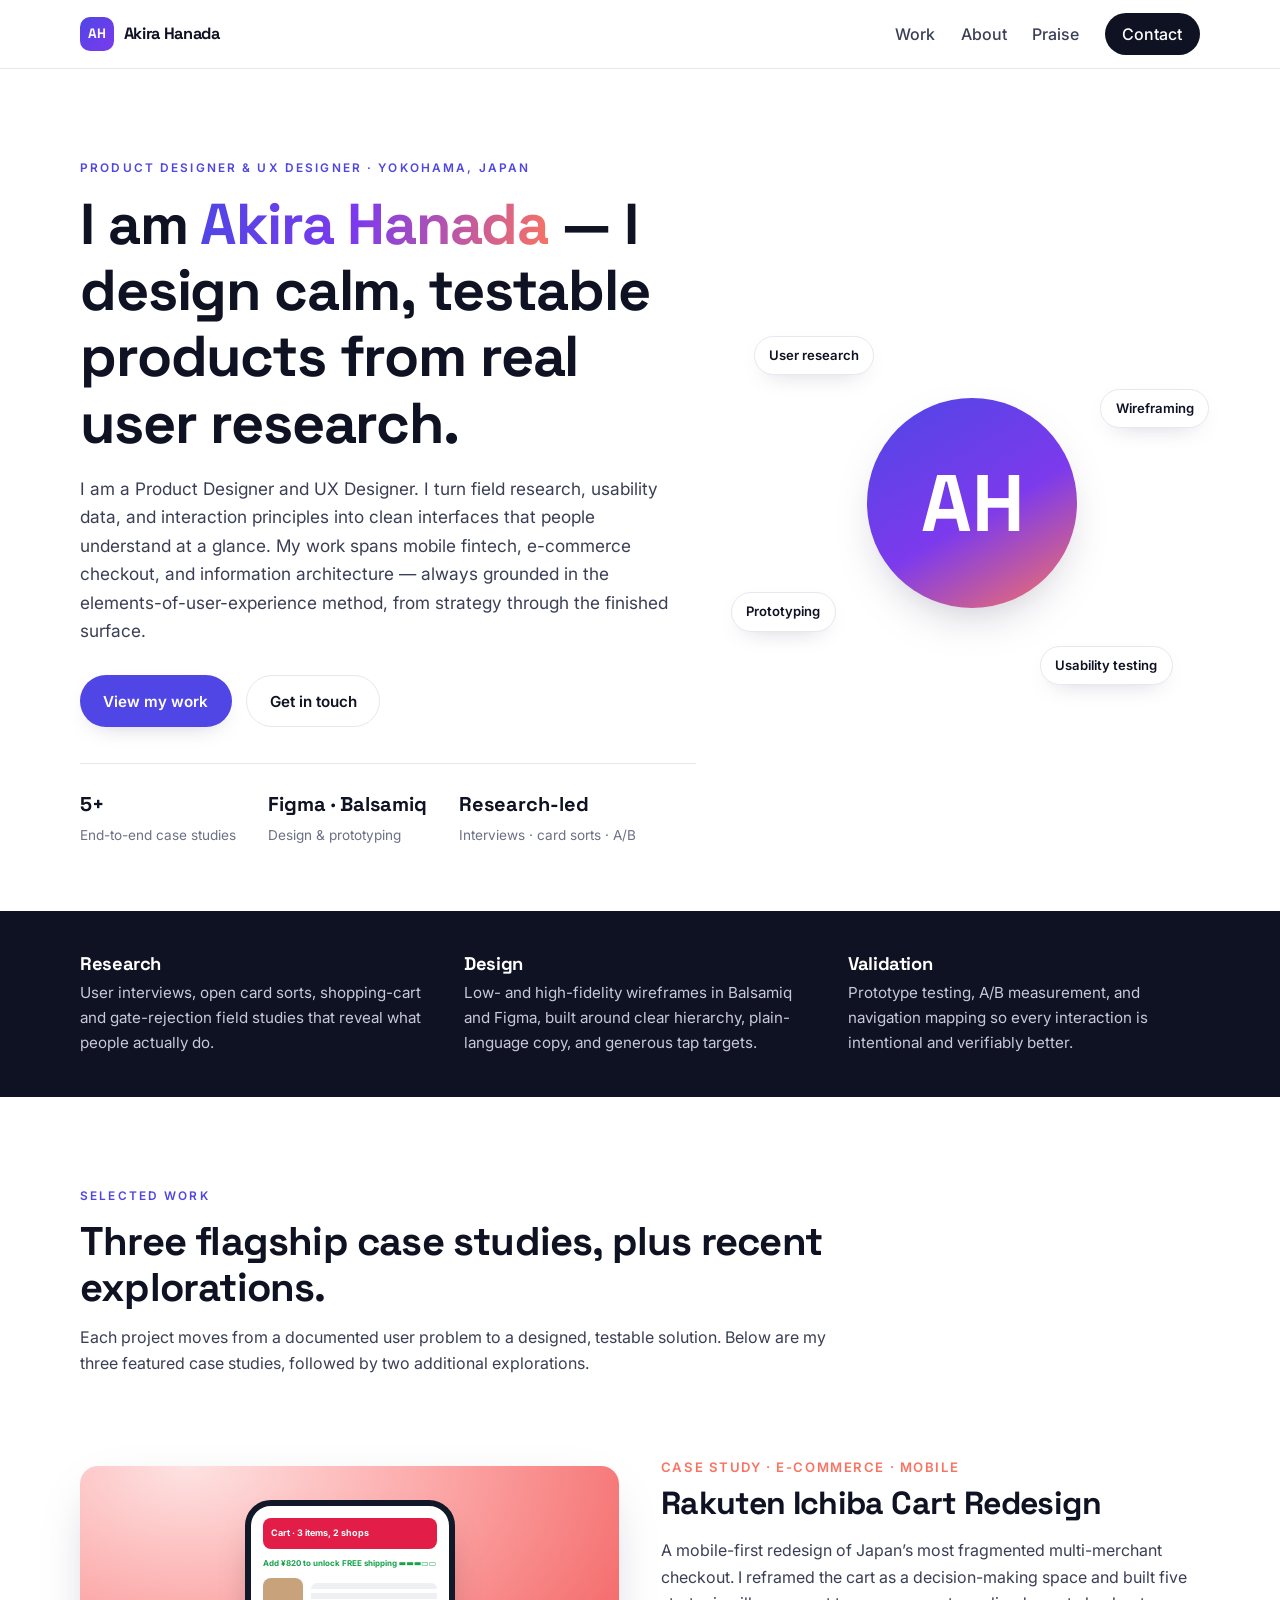
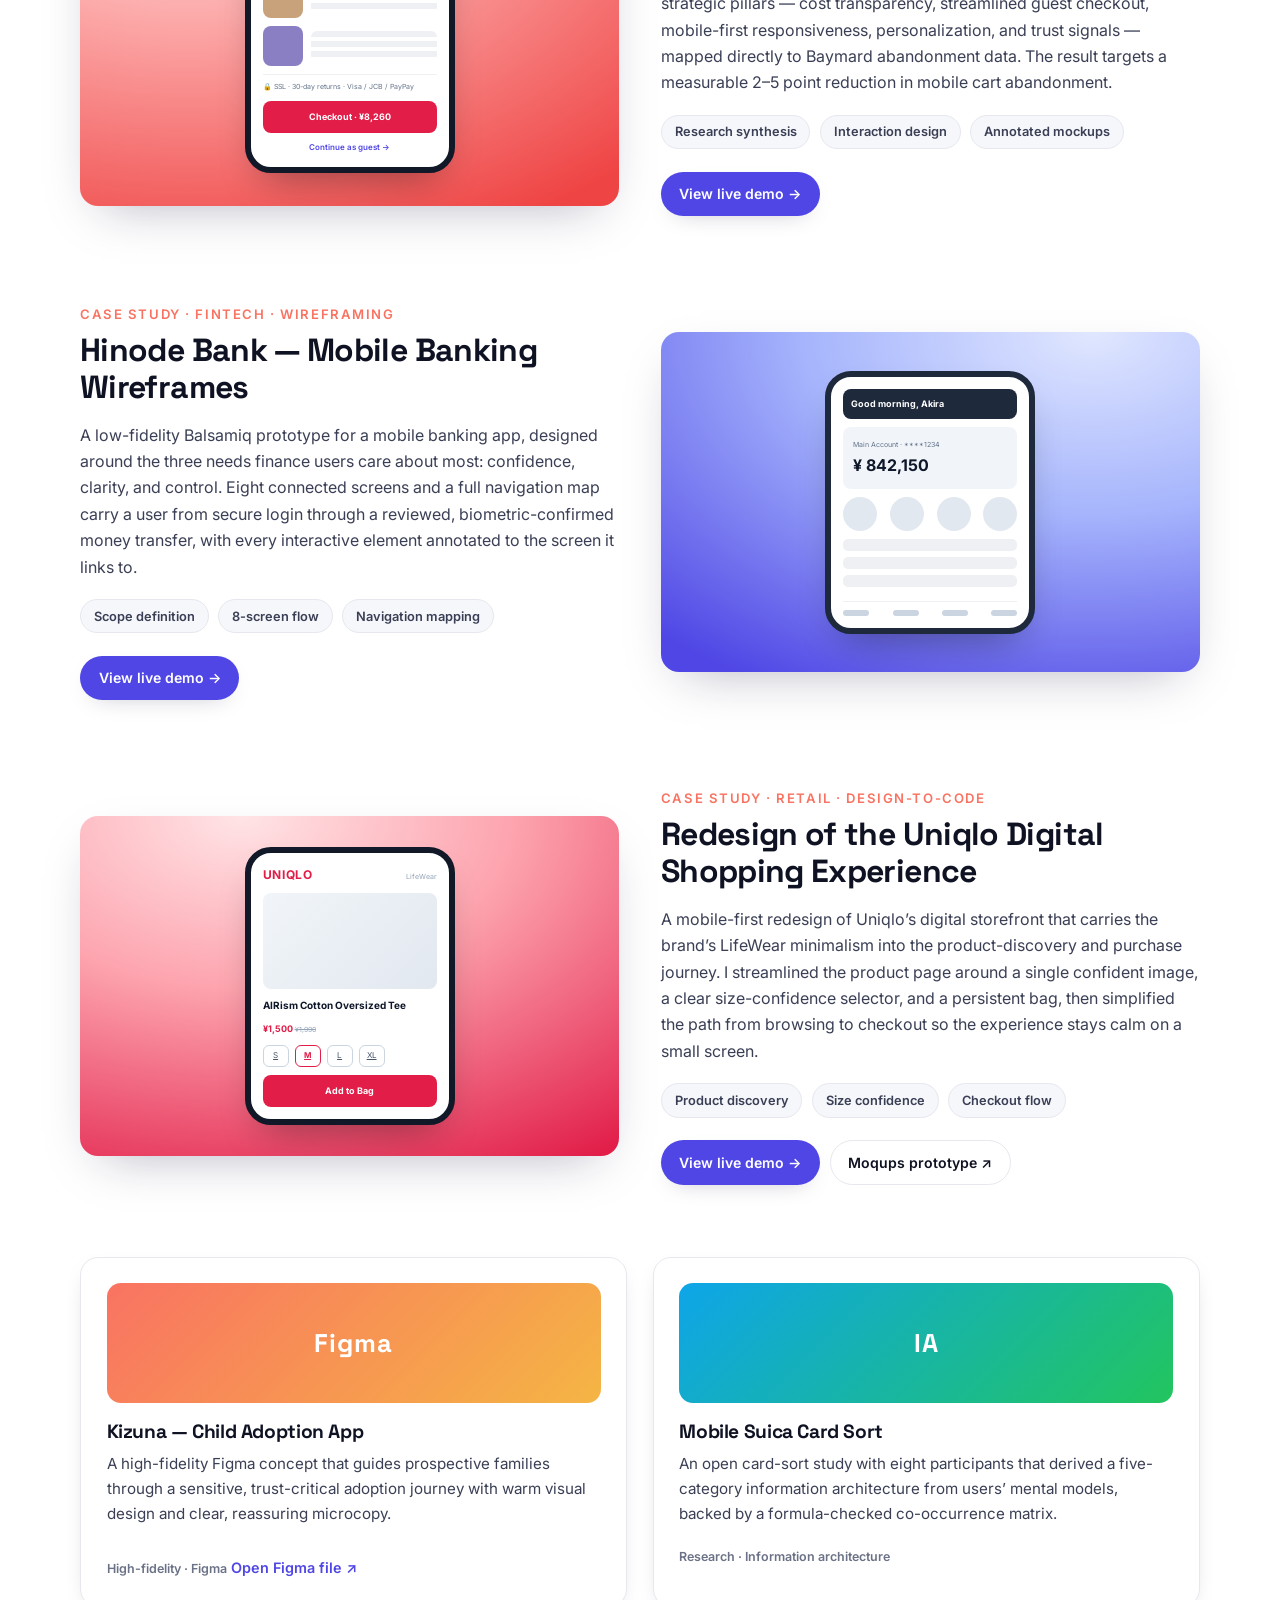
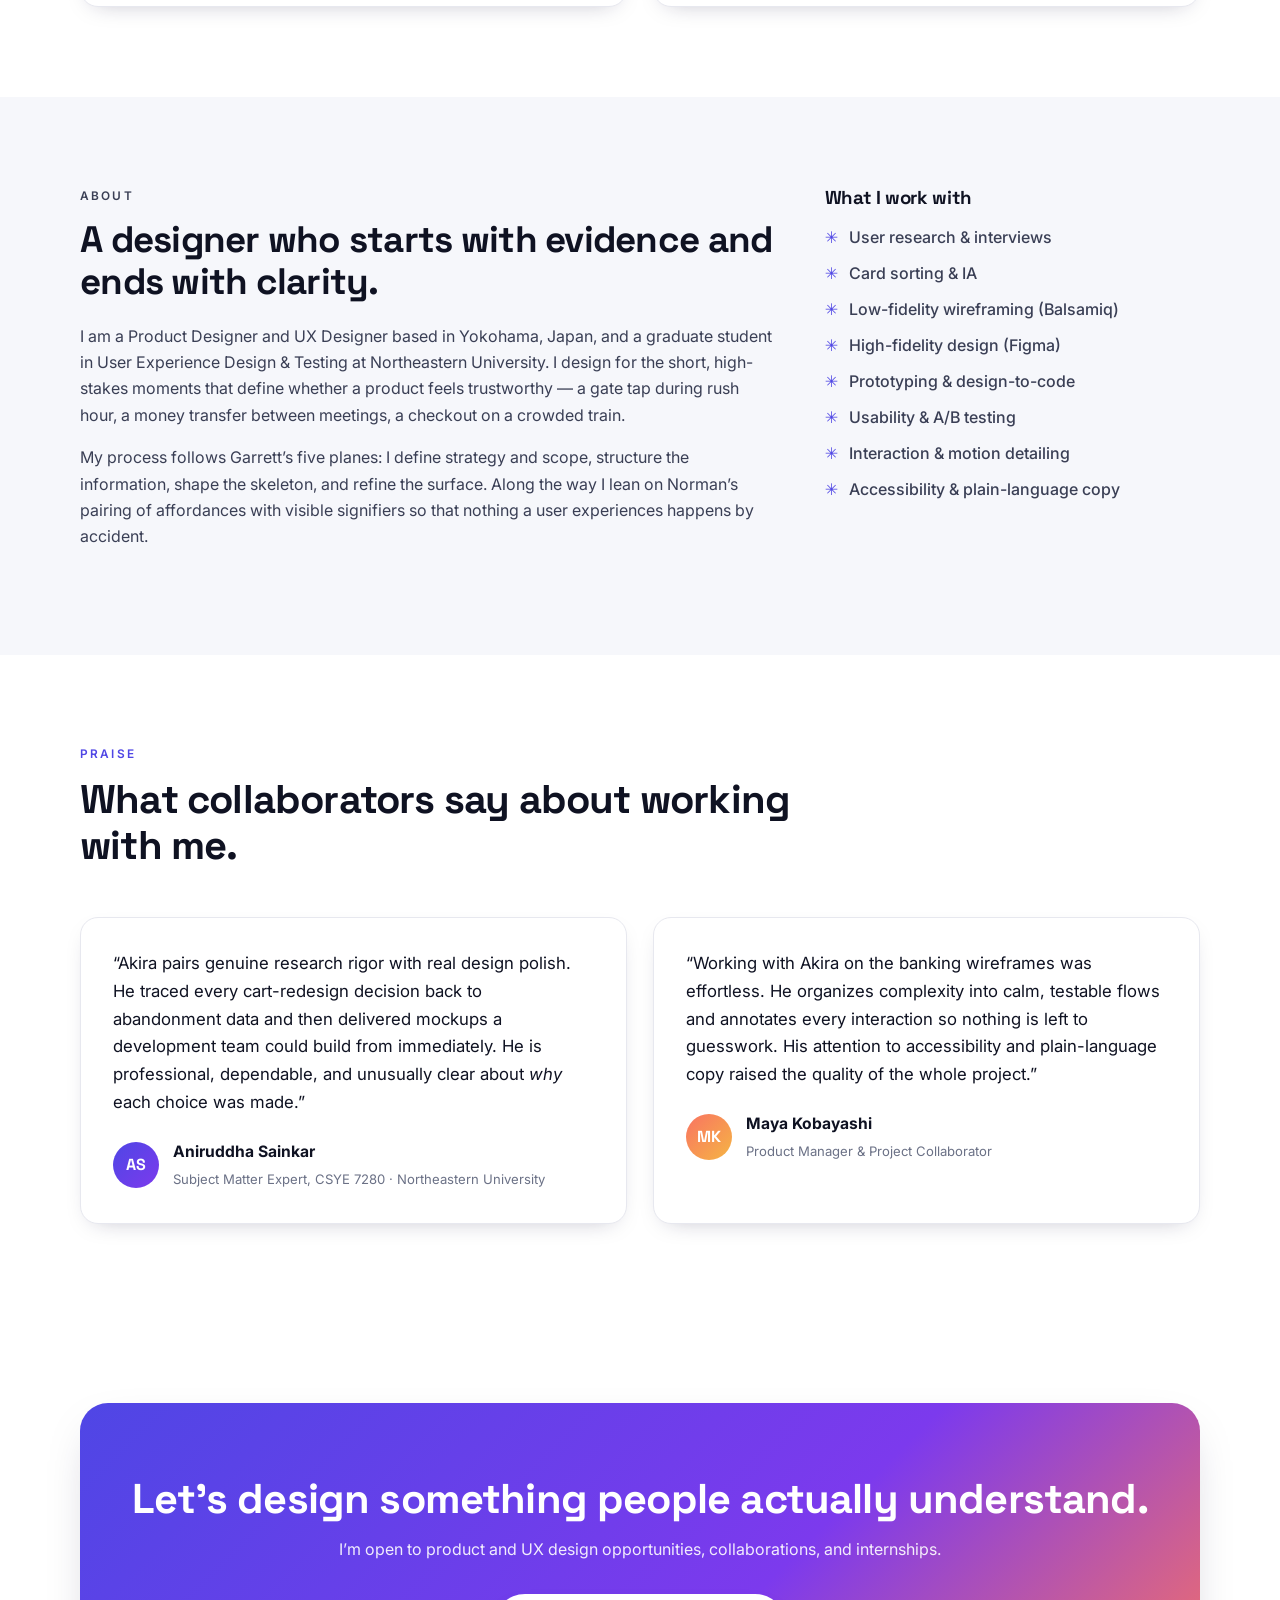
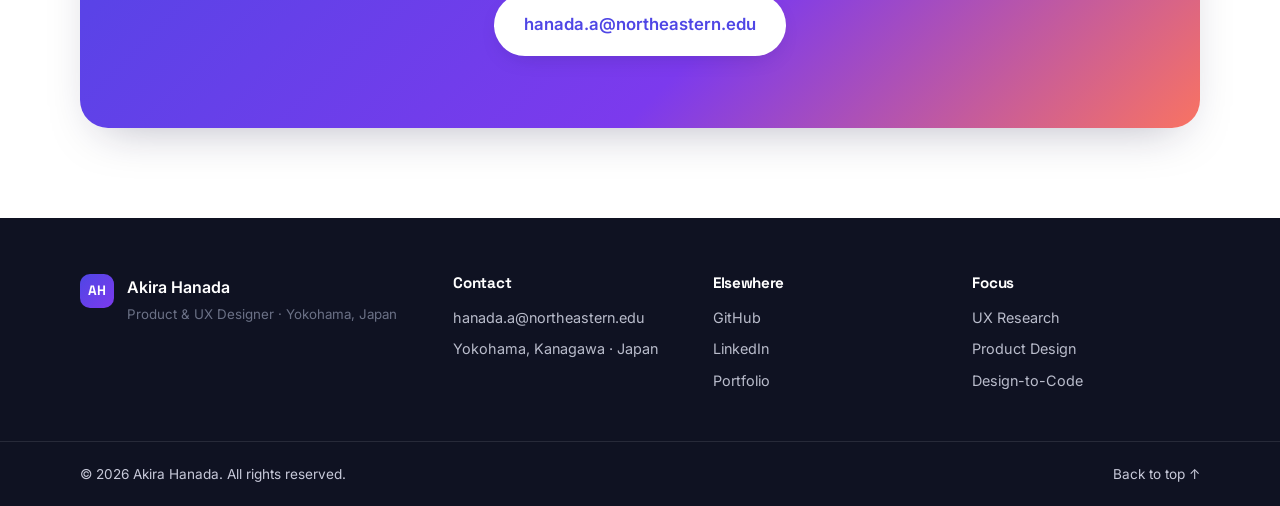
<file: index.html>
<!DOCTYPE html>
<html lang="en">
<head>
  <meta charset="UTF-8" />
  <meta name="viewport" content="width=device-width, initial-scale=1.0" />
  <title>Akira Hanada — Product &amp; UX Designer</title>
  <meta name="description" content="Akira Hanada is a Product Designer and UX Designer who turns research into clean, testable, human-centered interfaces for mobile and web products." />
  <meta name="author" content="Akira Hanada" />

  <!-- Open Graph -->
  <meta property="og:title" content="Akira Hanada — Product &amp; UX Designer" />
  <meta property="og:description" content="Product Designer and UX Designer specializing in research-driven mobile and web experiences." />
  <meta property="og:type" content="website" />
  <meta property="og:url" content="https://akirahanada.github.io/" />

  <!-- Favicon (inline SVG monogram) -->
  <link rel="icon" href="data:image/svg+xml,%3Csvg xmlns='http://www.w3.org/2000/svg' viewBox='0 0 100 100'%3E%3Crect width='100' height='100' rx='22' fill='%234f46e5'/%3E%3Ctext x='50' y='68' font-family='Arial' font-size='52' font-weight='700' fill='white' text-anchor='middle'%3EAH%3C/text%3E%3C/svg%3E" />

  <link rel="preconnect" href="https://fonts.googleapis.com" />
  <link rel="preconnect" href="https://fonts.gstatic.com" crossorigin />
  <link href="https://fonts.googleapis.com/css2?family=Inter:wght@400;500;600;700&family=Space+Grotesk:wght@500;600;700&display=swap" rel="stylesheet" />
  <link rel="stylesheet" href="styles.css" />
</head>
<body>
  <!-- ===== Navigation ===== -->
  <header class="nav" id="top">
    <div class="container nav__inner">
      <a href="#top" class="brand" aria-label="Akira Hanada home">
        <span class="brand__mark">AH</span>
        <span class="brand__name">Akira Hanada</span>
      </a>

      <button class="nav__toggle" id="navToggle" aria-label="Toggle navigation" aria-expanded="false">
        <span></span><span></span><span></span>
      </button>

      <nav class="nav__links" id="navLinks">
        <a href="#work">Work</a>
        <a href="#about">About</a>
        <a href="#praise">Praise</a>
        <a href="#contact" class="nav__cta">Contact</a>
      </nav>
    </div>
  </header>

  <main>
    <!-- ===== Hero / Introduction ===== -->
    <section class="hero">
      <div class="container hero__inner">
        <div class="hero__copy">
          <p class="eyebrow">Product Designer &amp; UX Designer · Yokohama, Japan</p>
          <h1 class="hero__title">
            I&nbsp;am <span class="grad">Akira&nbsp;Hanada</span> — I design
            calm, testable products from real user research.
          </h1>
          <p class="hero__lead">
            I am a Product Designer and UX Designer. I turn field research, usability
            data, and interaction principles into clean interfaces that people
            understand at a glance. My work spans mobile fintech, e-commerce
            checkout, and information architecture — always grounded in the
            elements-of-user-experience method, from strategy through the finished
            surface.
          </p>
          <div class="hero__actions">
            <a href="#work" class="btn btn--primary">View my work</a>
            <a href="#contact" class="btn btn--ghost">Get in touch</a>
          </div>
          <ul class="hero__stats">
            <li><strong>5+</strong><span>End-to-end case studies</span></li>
            <li><strong>Figma · Balsamiq</strong><span>Design &amp; prototyping</span></li>
            <li><strong>Research-led</strong><span>Interviews · card sorts · A/B</span></li>
          </ul>
        </div>

        <div class="hero__visual" aria-hidden="true">
          <div class="avatar">AH</div>
          <div class="chip chip--1">User research</div>
          <div class="chip chip--2">Wireframing</div>
          <div class="chip chip--3">Prototyping</div>
          <div class="chip chip--4">Usability testing</div>
        </div>
      </div>
    </section>

    <!-- ===== What I do ===== -->
    <section class="strip">
      <div class="container strip__inner">
        <div class="strip__item">
          <h3>Research</h3>
          <p>User interviews, open card sorts, shopping-cart and gate-rejection field studies that reveal what people actually do.</p>
        </div>
        <div class="strip__item">
          <h3>Design</h3>
          <p>Low- and high-fidelity wireframes in Balsamiq and Figma, built around clear hierarchy, plain-language copy, and generous tap targets.</p>
        </div>
        <div class="strip__item">
          <h3>Validation</h3>
          <p>Prototype testing, A/B measurement, and navigation mapping so every interaction is intentional and verifiably better.</p>
        </div>
      </div>
    </section>

    <!-- ===== Project Showcase ===== -->
    <section class="section" id="work">
      <div class="container">
        <header class="section__head">
          <p class="eyebrow">Selected work</p>
          <h2>Three flagship case studies, plus recent explorations.</h2>
          <p class="section__sub">
            Each project moves from a documented user problem to a designed,
            testable solution. Below are my three featured case studies, followed by
            two additional explorations.
          </p>
        </header>

        <!-- Featured project 1 -->
        <article class="project">
          <div class="project__media project__media--rakuten" aria-hidden="true">
            <div class="phone">
              <div class="phone__bar"><span>Cart · 3 items, 2 shops</span></div>
              <div class="phone__ship">Add ¥820 to unlock FREE shipping ▬▬▬▭▭</div>
              <div class="phone__row"><span class="thumb"></span><span class="lines"></span></div>
              <div class="phone__row"><span class="thumb thumb--b"></span><span class="lines"></span></div>
              <div class="phone__trust">🔒 SSL · 30-day returns · Visa / JCB / PayPay</div>
              <div class="phone__cta">Checkout · ¥8,260</div>
              <div class="phone__guest">Continue as guest →</div>
            </div>
          </div>
          <div class="project__body">
            <p class="project__tag">Case study · E-commerce · Mobile</p>
            <h3 class="project__title">Rakuten Ichiba Cart Redesign</h3>
            <p class="project__desc">
              A mobile-first redesign of Japan&rsquo;s most fragmented multi-merchant
              checkout. I reframed the cart as a decision-making space and built five
              strategic pillars — cost transparency, streamlined guest checkout,
              mobile-first responsiveness, personalization, and trust signals — mapped
              directly to Baymard abandonment data. The result targets a measurable
              2–5 point reduction in mobile cart abandonment.
            </p>
            <ul class="project__meta">
              <li>Research synthesis</li><li>Interaction design</li><li>Annotated mockups</li>
            </ul>
            <div class="project__links">
              <a href="rakuten-cart/" class="btn btn--primary btn--sm">View live demo →</a>
            </div>
          </div>
        </article>

        <!-- Featured project 2 -->
        <article class="project project--reverse">
          <div class="project__media project__media--hinode" aria-hidden="true">
            <div class="phone phone--bank">
              <div class="phone__bank-bar">Good morning, Akira</div>
              <div class="phone__balance"><small>Main Account · ****1234</small><b>¥ 842,150</b></div>
              <div class="phone__actions"><span></span><span></span><span></span><span></span></div>
              <div class="phone__list"><i></i><i></i><i></i></div>
              <div class="phone__nav"><u></u><u></u><u></u><u></u></div>
            </div>
          </div>
          <div class="project__body">
            <p class="project__tag">Case study · Fintech · Wireframing</p>
            <h3 class="project__title">Hinode Bank — Mobile Banking Wireframes</h3>
            <p class="project__desc">
              A low-fidelity Balsamiq prototype for a mobile banking app, designed
              around the three needs finance users care about most: confidence,
              clarity, and control. Eight connected screens and a full navigation map
              carry a user from secure login through a reviewed, biometric-confirmed
              money transfer, with every interactive element annotated to the screen
              it links to.
            </p>
            <ul class="project__meta">
              <li>Scope definition</li><li>8-screen flow</li><li>Navigation mapping</li>
            </ul>
            <div class="project__links">
              <a href="hinode-bank/" class="btn btn--primary btn--sm">View live demo →</a>
            </div>
          </div>
        </article>

        <!-- Featured project 3 -->
        <article class="project">
          <div class="project__media project__media--uniqlo" aria-hidden="true">
            <div class="phone phone--shop">
              <div class="phone__shop-bar"><b>UNIQLO</b><span>LifeWear</span></div>
              <div class="phone__hero"></div>
              <div class="phone__pname">AIRism Cotton Oversized Tee</div>
              <div class="phone__price">¥1,500 <s>¥1,990</s></div>
              <div class="phone__sizes"><u>S</u><u class="on">M</u><u>L</u><u>XL</u></div>
              <div class="phone__addcart">Add to Bag</div>
            </div>
          </div>
          <div class="project__body">
            <p class="project__tag">Case study · Retail · Design-to-Code</p>
            <h3 class="project__title">Redesign of the Uniqlo Digital Shopping Experience</h3>
            <p class="project__desc">
              A mobile-first redesign of Uniqlo&rsquo;s digital storefront that carries the
              brand&rsquo;s LifeWear minimalism into the product-discovery and purchase
              journey. I streamlined the product page around a single confident image,
              a clear size-confidence selector, and a persistent bag, then simplified the
              path from browsing to checkout so the experience stays calm on a small screen.
            </p>
            <ul class="project__meta">
              <li>Product discovery</li><li>Size confidence</li><li>Checkout flow</li>
            </ul>
            <div class="project__links">
              <a href="uniqlo/" class="btn btn--primary btn--sm">View live demo →</a>
              <a href="https://app.moqups.com/qISfQZ2JssPdmP2m6q9OVfwlMG4EX3Om/view/page/ad64222d5" target="_blank" rel="noopener" class="btn btn--ghost btn--sm">Moqups prototype ↗</a>
            </div>
          </div>
        </article>

        <!-- Additional explorations -->
        <div class="cards">
          <article class="card">
            <div class="card__art card__art--figma" aria-hidden="true">Figma</div>
            <h3>Kizuna — Child Adoption App</h3>
            <p>
              A high-fidelity Figma concept that guides prospective families through a
              sensitive, trust-critical adoption journey with warm visual design and
              clear, reassuring microcopy.
            </p>
            <span class="card__tag">High-fidelity · Figma</span>            <a href="https://www.figma.com/design/eRHrj6UKkeahM0CeZkoTVk/Untitled?node-id=0-1&amp;t=56pMF4GGDyT8dt07-1" target="_blank" rel="noopener" class="card__link">Open Figma file ↗</a>          </article>

          <article class="card">
            <div class="card__art card__art--sort" aria-hidden="true">IA</div>
            <h3>Mobile Suica Card Sort</h3>
            <p>
              An open card-sort study with eight participants that derived a
              five-category information architecture from users&rsquo; mental models,
              backed by a formula-checked co-occurrence matrix.
            </p>
            <span class="card__tag">Research · Information architecture</span>
          </article>
        </div>
      </div>
    </section>

    <!-- ===== About ===== -->
    <section class="section section--muted" id="about">
      <div class="container about">
        <div class="about__copy">
          <p class="eyebrow">About</p>
          <h2>A designer who starts with evidence and ends with clarity.</h2>
          <p>
            I am a Product Designer and UX Designer based in Yokohama, Japan, and a
            graduate student in User Experience Design &amp; Testing at Northeastern
            University. I design for the short, high-stakes moments that define whether
            a product feels trustworthy — a gate tap during rush hour, a money transfer
            between meetings, a checkout on a crowded train.
          </p>
          <p>
            My process follows Garrett&rsquo;s five planes: I define strategy and scope,
            structure the information, shape the skeleton, and refine the surface. Along
            the way I lean on Norman&rsquo;s pairing of affordances with visible
            signifiers so that nothing a user experiences happens by accident.
          </p>
        </div>
        <div class="about__skills">
          <h3>What I work with</h3>
          <ul class="skills">
            <li>User research &amp; interviews</li>
            <li>Card sorting &amp; IA</li>
            <li>Low-fidelity wireframing (Balsamiq)</li>
            <li>High-fidelity design (Figma)</li>
            <li>Prototyping &amp; design-to-code</li>
            <li>Usability &amp; A/B testing</li>
            <li>Interaction &amp; motion detailing</li>
            <li>Accessibility &amp; plain-language copy</li>
          </ul>
        </div>
      </div>
    </section>

    <!-- ===== Testimonials ===== -->
    <section class="section" id="praise">
      <div class="container">
        <header class="section__head">
          <p class="eyebrow">Praise</p>
          <h2>What collaborators say about working with me.</h2>
        </header>
        <div class="quotes">
          <figure class="quote">
            <blockquote>
              &ldquo;Akira pairs genuine research rigor with real design polish. He
              traced every cart-redesign decision back to abandonment data and then
              delivered mockups a development team could build from immediately. He is
              professional, dependable, and unusually clear about <em>why</em> each
              choice was made.&rdquo;
            </blockquote>
            <figcaption>
              <span class="quote__avatar">AS</span>
              <span>
                <strong>Aniruddha Sainkar</strong>
                <small>Subject Matter Expert, CSYE 7280 · Northeastern University</small>
              </span>
            </figcaption>
          </figure>

          <figure class="quote">
            <blockquote>
              &ldquo;Working with Akira on the banking wireframes was effortless. He
              organizes complexity into calm, testable flows and annotates every
              interaction so nothing is left to guesswork. His attention to accessibility
              and plain-language copy raised the quality of the whole project.&rdquo;
            </blockquote>
            <figcaption>
              <span class="quote__avatar quote__avatar--2">MK</span>
              <span>
                <strong>Maya Kobayashi</strong>
                <small>Product Manager &amp; Project Collaborator</small>
              </span>
            </figcaption>
          </figure>
        </div>
      </div>
    </section>

    <!-- ===== Contact CTA ===== -->
    <section class="section cta" id="contact">
      <div class="container cta__inner">
        <h2>Let&rsquo;s design something people actually understand.</h2>
        <p>I&rsquo;m open to product and UX design opportunities, collaborations, and internships.</p>
        <a href="mailto:hanada.a@northeastern.edu" class="btn btn--primary btn--lg">hanada.a@northeastern.edu</a>
      </div>
    </section>
  </main>

  <!-- ===== Footer ===== -->
  <footer class="footer">
    <div class="container footer__inner">
      <div class="footer__brand">
        <span class="brand__mark">AH</span>
        <p>Akira Hanada<br /><small>Product &amp; UX Designer · Yokohama, Japan</small></p>
      </div>

      <div class="footer__col">
        <h4>Contact</h4>
        <a href="mailto:hanada.a@northeastern.edu">hanada.a@northeastern.edu</a>
        <span>Yokohama, Kanagawa · Japan</span>
      </div>

      <div class="footer__col">
        <h4>Elsewhere</h4>
        <a href="https://github.com/akirahanada" target="_blank" rel="noopener">GitHub</a>
        <a href="https://www.linkedin.com/in/akira-hanada-a70102239" target="_blank" rel="noopener">LinkedIn</a>
        <a href="https://akirahanada.github.io/" target="_blank" rel="noopener">Portfolio</a>
      </div>

      <div class="footer__col">
        <h4>Focus</h4>
        <span>UX Research</span>
        <span>Product Design</span>
        <span>Design-to-Code</span>
      </div>
    </div>
    <div class="footer__base">
      <div class="container footer__base-inner">
        <span>© <span id="year"></span> Akira Hanada. All rights reserved.</span>
        <a href="#top">Back to top ↑</a>
      </div>
    </div>
  </footer>

  <script src="script.js"></script>
</body>
</html>
</file>
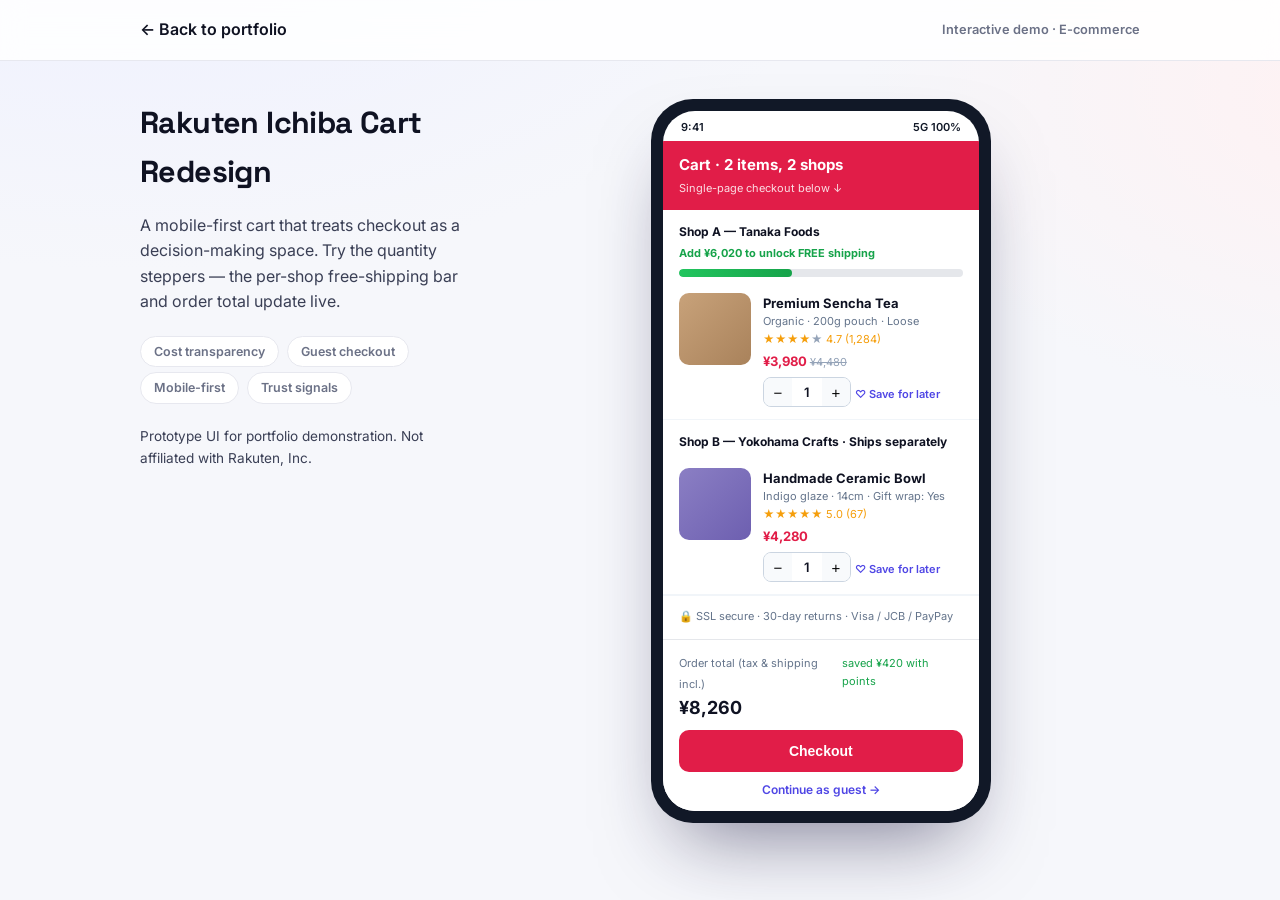
<file: rakuten-cart/index.html>
<!DOCTYPE html>
<html lang="en">
<head>
  <meta charset="UTF-8" />
  <meta name="viewport" content="width=device-width, initial-scale=1.0" />
  <title>Rakuten Ichiba Cart Redesign — Demo · Akira Hanada</title>
  <meta name="description" content="Interactive demo of the redesigned Rakuten Ichiba mobile shopping cart by Akira Hanada." />
  <link rel="icon" href="data:image/svg+xml,%3Csvg xmlns='http://www.w3.org/2000/svg' viewBox='0 0 100 100'%3E%3Crect width='100' height='100' rx='22' fill='%234f46e5'/%3E%3Ctext x='50' y='68' font-family='Arial' font-size='52' font-weight='700' fill='white' text-anchor='middle'%3EAH%3C/text%3E%3C/svg%3E" />
  <link rel="preconnect" href="https://fonts.googleapis.com" />
  <link href="https://fonts.googleapis.com/css2?family=Inter:wght@400;500;600;700&family=Space+Grotesk:wght@600;700&display=swap" rel="stylesheet" />
  <link rel="stylesheet" href="../demo.css" />
  <style>
    .demo-intro h1 { font-family: "Space Grotesk", sans-serif; }
    .cart { flex: 1; overflow-y: auto; font-size: 13px; }
    .cart__bar { background: #e11d48; color: #fff; padding: 12px 16px; }
    .cart__bar b { display: block; font-size: 15px; }
    .cart__bar small { opacity: .85; font-size: 11px; }
    .shop { padding: 12px 16px 4px; }
    .shop__name { font-weight: 700; font-size: 12px; }
    .ship { color: #16a34a; font-weight: 700; font-size: 11px; margin: 4px 0 6px; }
    .ship__track { height: 8px; border-radius: 6px; background: #e5e7eb; overflow: hidden; }
    .ship__fill { height: 100%; background: linear-gradient(90deg,#22c55e,#16a34a); border-radius: 6px; transition: width .4s ease; }
    .item { display: flex; gap: 12px; padding: 12px 16px; border-bottom: 1px solid #f1f5f9; }
    .item__img { width: 72px; height: 72px; border-radius: 10px; flex: none; }
    .i1 { background: linear-gradient(135deg,#c8a27a,#a9825b); }
    .i2 { background: linear-gradient(135deg,#8b7fc4,#6d5fb0); }
    .item__t { font-weight: 700; font-size: 13px; }
    .item__meta { color: #64748b; font-size: 11px; }
    .stars { color: #f59e0b; font-size: 11px; }
    .stars span { color: #94a3b8; }
    .price { color: #e11d48; font-weight: 700; margin-top: 2px; }
    .price s { color: #94a3b8; font-weight: 400; font-size: 11px; }
    .qty { display: inline-flex; align-items: center; border: 1px solid #cbd5e1; border-radius: 8px; overflow: hidden; margin-top: 6px; }
    .qty button { width: 28px; height: 28px; border: 0; background: #f8fafc; font-size: 15px; cursor: pointer; }
    .qty button:hover { background: #eef2ff; color: var(--brand); }
    .qty span { width: 30px; text-align: center; font-weight: 600; }
    .save { color: var(--brand); font-size: 11px; font-weight: 600; margin-top: 6px; display: inline-block; cursor: pointer; }
    .trust { display: flex; align-items: center; gap: 6px; color: #64748b; font-size: 11px; padding: 12px 16px; border-top: 1px solid #f1f5f9; }
    .fbt { padding: 12px 16px; }
    .fbt h4 { margin: 0 0 8px; font-size: 12px; }
    .fbt__row { display: flex; gap: 8px; }
    .fbt__row div { flex: 1; height: 56px; border-radius: 8px; }
    .checkout { position: sticky; bottom: 0; background: #fff; border-top: 1px solid #e5e7eb; padding: 12px 16px; }
    .total { display: flex; justify-content: space-between; align-items: baseline; margin-bottom: 8px; }
    .total b { font-size: 18px; }
    .total small { color: #16a34a; font-size: 11px; }
    .btn-checkout { width: 100%; background: #e11d48; color: #fff; border: 0; padding: 13px; border-radius: 10px; font-weight: 700; font-size: 14px; cursor: pointer; }
    .btn-checkout:hover { background: #be123c; }
    .guest { text-align: center; color: var(--brand); font-weight: 600; font-size: 12px; margin-top: 8px; }
    .toast { position: absolute; left: 50%; bottom: 92px; transform: translateX(-50%) translateY(10px); background: #111827; color: #fff; padding: 8px 14px; border-radius: 999px; font-size: 12px; opacity: 0; transition: .3s; pointer-events: none; }
    .toast.show { opacity: 1; transform: translateX(-50%) translateY(0); }
  </style>
</head>
<body>
  <header class="demo-top">
    <div class="demo-top__inner">
      <a class="demo-top__back" href="../">← Back to portfolio</a>
      <span class="demo-top__tag">Interactive demo · E-commerce</span>
    </div>
  </header>

  <main class="demo-wrap">
    <section class="demo-intro">
      <h1>Rakuten Ichiba Cart Redesign</h1>
      <p>
        A mobile-first cart that treats checkout as a decision-making space. Try the
        quantity steppers — the per-shop free-shipping bar and order total update live.
      </p>
      <div>
        <span class="pill">Cost transparency</span>
        <span class="pill">Guest checkout</span>
        <span class="pill">Mobile-first</span>
        <span class="pill">Trust signals</span>
      </div>
      <p class="demo-note">Prototype UI for portfolio demonstration. Not affiliated with Rakuten, Inc.</p>
    </section>

    <section class="device">
      <div class="device__screen">
        <div class="status"><span>9:41</span><span>5G 100%</span></div>
        <div class="cart">
          <div class="cart__bar"><b>Cart · <span id="count">3</span> items, 2 shops</b><small>Single-page checkout below ↓</small></div>

          <div class="shop">
            <div class="shop__name">Shop A — Tanaka Foods</div>
            <div class="ship" id="shipText">Add ¥820 to unlock FREE shipping</div>
            <div class="ship__track"><div class="ship__fill" id="shipFill" style="width:60%"></div></div>
          </div>

          <div class="item">
            <div class="item__img i1"></div>
            <div>
              <div class="item__t">Premium Sencha Tea</div>
              <div class="item__meta">Organic · 200g pouch · Loose</div>
              <div class="stars">★★★★<span>★</span> 4.7 (1,284)</div>
              <div class="price">¥3,980 <s>¥4,480</s></div>
              <div class="qty" data-price="3980">
                <button aria-label="decrease">−</button><span>1</span><button aria-label="increase">+</button>
              </div>
              <span class="save">♡ Save for later</span>
            </div>
          </div>

          <div class="shop"><div class="shop__name">Shop B — Yokohama Crafts · Ships separately</div></div>

          <div class="item">
            <div class="item__img i2"></div>
            <div>
              <div class="item__t">Handmade Ceramic Bowl</div>
              <div class="item__meta">Indigo glaze · 14cm · Gift wrap: Yes</div>
              <div class="stars">★★★★★ 5.0 (67)</div>
              <div class="price">¥4,280</div>
              <div class="qty" data-price="4280">
                <button aria-label="decrease">−</button><span>1</span><button aria-label="increase">+</button>
              </div>
              <span class="save">♡ Save for later</span>
            </div>
          </div>

          <div class="trust">🔒 SSL secure · 30-day returns · Visa / JCB / PayPay</div>

          <div class="fbt">
            <h4>Frequently bought together</h4>
            <div class="fbt__row">
              <div style="background:linear-gradient(135deg,#60a5fa,#3b82f6)"></div>
              <div style="background:linear-gradient(135deg,#f59e0b,#d97706)"></div>
              <div style="background:linear-gradient(135deg,#34d399,#059669)"></div>
            </div>
          </div>

          <div class="checkout">
            <div class="total">
              <div><small style="color:#64748b">Order total (tax &amp; shipping incl.)</small><br /><b id="total">¥8,260</b></div>
              <small>saved ¥420 with points</small>
            </div>
            <button class="btn-checkout" id="checkoutBtn">Checkout</button>
            <div class="guest">Continue as guest →</div>
          </div>
        </div>
        <div class="toast" id="toast">Order placed — thank you!</div>
      </div>
    </section>
  </main>

  <script>
    const FREE_THRESHOLD = 10000; // Shop A free-shipping tier (¥)
    function yen(n){ return '¥' + n.toLocaleString('en-US'); }

    function recalc(){
      let total = 0, shopA = 0;
      document.querySelectorAll('.qty').forEach((q, i) => {
        const price = +q.dataset.price;
        const n = +q.querySelector('span').textContent;
        total += price * n;
        if (i === 0) shopA += price * n; // first item is Shop A
      });
      let itemCount = 0;
      document.querySelectorAll('.qty span').forEach(s => itemCount += +s.textContent);
      document.getElementById('count').textContent = itemCount;
      document.getElementById('total').textContent = yen(total);

      const remain = Math.max(0, FREE_THRESHOLD - shopA);
      const fill = Math.min(100, (shopA / FREE_THRESHOLD) * 100);
      document.getElementById('shipFill').style.width = fill + '%';
      document.getElementById('shipText').textContent =
        remain === 0 ? '✓ You unlocked FREE shipping!' : 'Add ' + yen(remain) + ' to unlock FREE shipping';
    }

    document.querySelectorAll('.qty').forEach(q => {
      const span = q.querySelector('span');
      const [minus, plus] = q.querySelectorAll('button');
      minus.addEventListener('click', () => { span.textContent = Math.max(1, +span.textContent - 1); recalc(); });
      plus.addEventListener('click', () => { span.textContent = Math.min(9, +span.textContent + 1); recalc(); });
    });

    document.querySelectorAll('.save').forEach(s =>
      s.addEventListener('click', () => { s.textContent = '✓ Saved'; s.style.color = '#16a34a'; })
    );

    const toast = document.getElementById('toast');
    document.getElementById('checkoutBtn').addEventListener('click', () => {
      toast.classList.add('show');
      setTimeout(() => toast.classList.remove('show'), 2200);
    });

    recalc();
  </script>
</body>
</html>
</file>
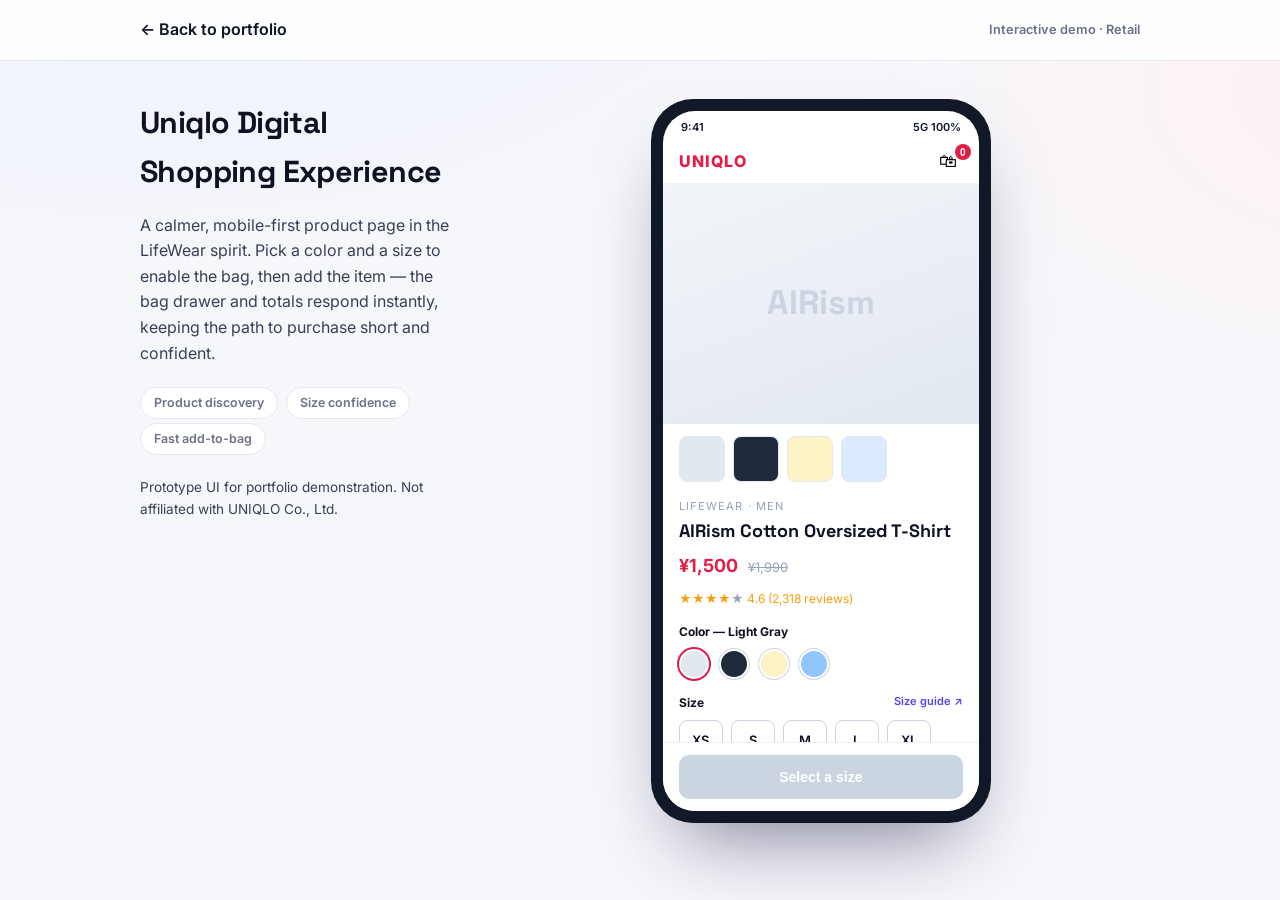
<file: uniqlo/index.html>
<!DOCTYPE html>
<html lang="en">
<head>
  <meta charset="UTF-8" />
  <meta name="viewport" content="width=device-width, initial-scale=1.0" />
  <title>Uniqlo Digital Experience — Demo · Akira Hanada</title>
  <meta name="description" content="Interactive demo of Akira Hanada's redesign of the Uniqlo mobile shopping experience." />
  <link rel="icon" href="data:image/svg+xml,%3Csvg xmlns='http://www.w3.org/2000/svg' viewBox='0 0 100 100'%3E%3Crect width='100' height='100' rx='22' fill='%234f46e5'/%3E%3Ctext x='50' y='68' font-family='Arial' font-size='52' font-weight='700' fill='white' text-anchor='middle'%3EAH%3C/text%3E%3C/svg%3E" />
  <link rel="preconnect" href="https://fonts.googleapis.com" />
  <link href="https://fonts.googleapis.com/css2?family=Inter:wght@400;500;600;700&family=Space+Grotesk:wght@600;700&display=swap" rel="stylesheet" />
  <link rel="stylesheet" href="../demo.css" />
  <style>
    .demo-intro h1 { font-family: "Space Grotesk", sans-serif; }
    .shop { flex: 1; display: flex; flex-direction: column; font-size: 13px; overflow: hidden; }
    .bar { display: flex; align-items: center; justify-content: space-between; padding: 8px 16px; border-bottom: 1px solid #f1f5f9; }
    .logo { color: #e11d48; font-weight: 800; letter-spacing: .06em; font-size: 16px; }
    .bagbtn { position: relative; border: 0; background: none; font-size: 18px; cursor: pointer; }
    .bagbtn b { position: absolute; top: -6px; right: -8px; background: #e11d48; color: #fff; font-size: 10px; min-width: 16px; height: 16px; border-radius: 999px; display: grid; place-items: center; padding: 0 3px; }
    .pdp { flex: 1; overflow-y: auto; }
    .hero { height: 240px; background: linear-gradient(160deg,#f1f5f9,#e2e8f0); position: relative; }
    .hero::after { content: "AIRism"; position: absolute; inset: 0; display: grid; place-items: center; color: #cbd5e1; font-family: "Space Grotesk"; font-size: 34px; font-weight: 700; }
    .thumbs { display: flex; gap: 8px; padding: 12px 16px; }
    .thumbs div { width: 46px; height: 46px; border-radius: 8px; border: 1px solid #e5e7eb; }
    .info { padding: 4px 16px 16px; }
    .plabel { color: #94a3b8; font-size: 11px; text-transform: uppercase; letter-spacing: .1em; }
    .pname { font-size: 18px; font-weight: 700; margin: 2px 0 6px; font-family: "Space Grotesk"; }
    .pprice { font-size: 18px; font-weight: 700; color: #e11d48; }
    .pprice s { color: #94a3b8; font-weight: 400; font-size: 13px; margin-left: 6px; }
    .stars { color: #f59e0b; font-size: 12px; margin: 8px 0; }
    .stars span { color: #94a3b8; }
    .lbl { font-weight: 700; font-size: 12px; margin: 14px 0 8px; display: flex; justify-content: space-between; }
    .lbl a { color: var(--brand); font-weight: 600; font-size: 11px; cursor: pointer; }
    .swatches { display: flex; gap: 10px; }
    .swatch { width: 30px; height: 30px; border-radius: 50%; border: 2px solid #fff; box-shadow: 0 0 0 1px #cbd5e1; cursor: pointer; }
    .swatch.on { box-shadow: 0 0 0 2px #e11d48; }
    .sizes { display: flex; gap: 8px; flex-wrap: wrap; }
    .size { min-width: 44px; height: 40px; border: 1px solid #cbd5e1; border-radius: 8px; display: grid; place-items: center; font-weight: 600; cursor: pointer; background: #fff; }
    .size:hover { border-color: #e11d48; }
    .size.on { border-color: #e11d48; color: #e11d48; background: #fff1f2; }
    .guide { font-size: 11px; color: #64748b; margin-top: 8px; }
    .foot { border-top: 1px solid #eef0f4; padding: 12px 16px; background: #fff; }
    .add { width: 100%; background: #e11d48; color: #fff; border: 0; padding: 14px; border-radius: 10px; font-weight: 700; font-size: 14px; cursor: pointer; }
    .add:hover { background: #be123c; }
    .add:disabled { background: #cbd5e1; cursor: not-allowed; }

    .drawer { position: absolute; inset: 0; background: rgba(15,18,34,.4); opacity: 0; pointer-events: none; transition: .25s; display: flex; align-items: flex-end; }
    .drawer.open { opacity: 1; pointer-events: auto; }
    .sheet { background: #fff; width: 100%; border-radius: 20px 20px 0 0; padding: 16px; transform: translateY(20px); transition: .25s; }
    .drawer.open .sheet { transform: none; }
    .sheet h3 { margin: 0 0 12px; font-family: "Space Grotesk"; font-size: 16px; }
    .bagitem { display: flex; gap: 12px; align-items: center; margin-bottom: 12px; }
    .bagitem .img { width: 54px; height: 54px; border-radius: 8px; background: linear-gradient(135deg,#f1f5f9,#e2e8f0); flex: none; }
    .bagitem small { color: #64748b; font-size: 11px; }
    .bagtotal { display: flex; justify-content: space-between; font-weight: 700; padding: 10px 0; border-top: 1px solid #eef0f4; }
    .co { width: 100%; background: #111827; color: #fff; border: 0; padding: 13px; border-radius: 10px; font-weight: 700; cursor: pointer; }
    .co:hover { background: #1e293b; }
    .empty { color: #94a3b8; text-align: center; padding: 10px 0 16px; font-size: 12px; }
    .close { float: right; border: 0; background: none; font-size: 18px; cursor: pointer; color: #94a3b8; }
  </style>
</head>
<body>
  <header class="demo-top">
    <div class="demo-top__inner">
      <a class="demo-top__back" href="../">← Back to portfolio</a>
      <span class="demo-top__tag">Interactive demo · Retail</span>
    </div>
  </header>

  <main class="demo-wrap">
    <section class="demo-intro">
      <h1>Uniqlo Digital Shopping Experience</h1>
      <p>
        A calmer, mobile-first product page in the LifeWear spirit. Pick a color and a
        size to enable the bag, then add the item — the bag drawer and totals respond
        instantly, keeping the path to purchase short and confident.
      </p>
      <div>
        <span class="pill">Product discovery</span>
        <span class="pill">Size confidence</span>
        <span class="pill">Fast add-to-bag</span>
      </div>
      <p class="demo-note">Prototype UI for portfolio demonstration. Not affiliated with UNIQLO Co., Ltd.</p>
    </section>

    <section class="device">
      <div class="device__screen">
        <div class="status"><span>9:41</span><span>5G 100%</span></div>
        <div class="shop">
          <div class="bar">
            <span class="logo">UNIQLO</span>
            <button class="bagbtn" id="bagBtn">🛍<b id="bagCount">0</b></button>
          </div>

          <div class="pdp">
            <div class="hero"></div>
            <div class="thumbs">
              <div style="background:#e2e8f0"></div>
              <div style="background:#1e293b"></div>
              <div style="background:#fef3c7"></div>
              <div style="background:#dbeafe"></div>
            </div>
            <div class="info">
              <div class="plabel">LifeWear · Men</div>
              <div class="pname">AIRism Cotton Oversized T-Shirt</div>
              <div class="pprice">¥1,500 <s>¥1,990</s></div>
              <div class="stars">★★★★<span>★</span> 4.6 (2,318 reviews)</div>

              <div class="lbl"><span>Color — <span id="colorName">Light Gray</span></span></div>
              <div class="swatches" id="swatches">
                <span class="swatch on" data-c="Light Gray" style="background:#e2e8f0"></span>
                <span class="swatch" data-c="Black" style="background:#1e293b"></span>
                <span class="swatch" data-c="Natural" style="background:#fef3c7"></span>
                <span class="swatch" data-c="Blue" style="background:#93c5fd"></span>
              </div>

              <div class="lbl"><span>Size</span><a>Size guide ↗</a></div>
              <div class="sizes" id="sizes">
                <span class="size" data-s="XS">XS</span>
                <span class="size" data-s="S">S</span>
                <span class="size" data-s="M">M</span>
                <span class="size" data-s="L">L</span>
                <span class="size" data-s="XL">XL</span>
              </div>
              <div class="guide" id="sizeHint">Select a size to continue.</div>
            </div>
          </div>

          <div class="foot">
            <button class="add" id="addBtn" disabled>Select a size</button>
          </div>

          <!-- Bag drawer -->
          <div class="drawer" id="drawer">
            <div class="sheet">
              <button class="close" id="closeBag">✕</button>
              <h3>Your Bag</h3>
              <div id="bagList"></div>
              <div class="empty" id="bagEmpty">Your bag is empty.</div>
              <div class="bagtotal"><span>Total</span><span id="bagTotal">¥0</span></div>
              <button class="co">Checkout</button>
            </div>
          </div>
        </div>
      </div>
    </section>
  </main>

  <script>
    const PRICE = 1500;
    let color = 'Light Gray', size = null, bag = [];

    const swatches = document.getElementById('swatches');
    const sizes = document.getElementById('sizes');
    const addBtn = document.getElementById('addBtn');
    const hint = document.getElementById('sizeHint');

    swatches.addEventListener('click', e => {
      const s = e.target.closest('.swatch'); if (!s) return;
      swatches.querySelectorAll('.swatch').forEach(x => x.classList.remove('on'));
      s.classList.add('on'); color = s.dataset.c;
      document.getElementById('colorName').textContent = color;
    });

    sizes.addEventListener('click', e => {
      const s = e.target.closest('.size'); if (!s) return;
      sizes.querySelectorAll('.size').forEach(x => x.classList.remove('on'));
      s.classList.add('on'); size = s.dataset.s;
      addBtn.disabled = false; addBtn.textContent = 'Add to Bag';
      hint.textContent = 'In stock · Free shipping over ¥5,000.';
    });

    function yen(n){ return '¥' + n.toLocaleString('en-US'); }

    function renderBag(){
      const list = document.getElementById('bagList');
      const empty = document.getElementById('bagEmpty');
      list.innerHTML = '';
      let total = 0, count = 0;
      bag.forEach(it => {
        total += PRICE * it.qty; count += it.qty;
        list.insertAdjacentHTML('beforeend',
          '<div class="bagitem"><div class="img"></div><div style="flex:1">' +
          '<b>AIRism Cotton Tee</b><br /><small>' + it.color + ' · ' + it.size + ' · Qty ' + it.qty + '</small></div>' +
          '<b>' + yen(PRICE * it.qty) + '</b></div>');
      });
      empty.style.display = bag.length ? 'none' : 'block';
      document.getElementById('bagTotal').textContent = yen(total);
      document.getElementById('bagCount').textContent = count;
    }

    addBtn.addEventListener('click', () => {
      if (!size) return;
      const found = bag.find(b => b.color === color && b.size === size);
      if (found) found.qty++; else bag.push({ color, size, qty: 1 });
      renderBag();
      document.getElementById('drawer').classList.add('open');
    });

    document.getElementById('bagBtn').addEventListener('click', () => document.getElementById('drawer').classList.add('open'));
    document.getElementById('closeBag').addEventListener('click', () => document.getElementById('drawer').classList.remove('open'));
    document.getElementById('drawer').addEventListener('click', e => { if (e.target.id === 'drawer') e.currentTarget.classList.remove('open'); });
  </script>
</body>
</html>
</file>
<file: styles.css>
/* ===========================================================
   Akira Hanada — Portfolio styles
   =========================================================== */
:root {
  --ink: #0f1222;
  --ink-soft: #3a3f55;
  --muted: #6b7186;
  --line: #e7e8ef;
  --bg: #ffffff;
  --bg-soft: #f6f7fb;
  --brand: #4f46e5;
  --brand-2: #7c3aed;
  --accent: #f97362;
  --accent-2: #f5b544;
  --radius: 18px;
  --shadow: 0 18px 50px -22px rgba(24, 20, 60, .35);
  --shadow-sm: 0 8px 24px -14px rgba(24, 20, 60, .35);
  --maxw: 1120px;
  --ease: cubic-bezier(.22, .61, .36, 1);
}

* { box-sizing: border-box; }

html { scroll-behavior: smooth; }

body {
  margin: 0;
  font-family: "Inter", system-ui, -apple-system, "Segoe UI", sans-serif;
  color: var(--ink);
  background: var(--bg);
  line-height: 1.65;
  -webkit-font-smoothing: antialiased;
}

h1, h2, h3, h4, .brand__name {
  font-family: "Space Grotesk", "Inter", sans-serif;
  line-height: 1.15;
  letter-spacing: -0.02em;
  margin: 0;
}

a { color: inherit; text-decoration: none; }
img { max-width: 100%; display: block; }

.container { width: min(var(--maxw), 92%); margin-inline: auto; }

.eyebrow {
  text-transform: uppercase;
  letter-spacing: .18em;
  font-size: .74rem;
  font-weight: 600;
  color: var(--brand);
  margin: 0 0 .8rem;
}

.grad {
  background: linear-gradient(100deg, var(--brand), var(--brand-2) 45%, var(--accent));
  -webkit-background-clip: text;
  background-clip: text;
  color: transparent;
}

/* ===== Buttons ===== */
.btn {
  display: inline-flex;
  align-items: center;
  gap: .5rem;
  padding: .8rem 1.4rem;
  border-radius: 999px;
  font-weight: 600;
  font-size: .95rem;
  transition: transform .25s var(--ease), box-shadow .25s var(--ease), background .25s;
  border: 1.5px solid transparent;
}
.btn--primary { background: var(--brand); color: #fff; box-shadow: var(--shadow-sm); }
.btn--primary:hover { transform: translateY(-2px); box-shadow: 0 16px 34px -16px rgba(79,70,229,.7); }
.btn--ghost { border-color: var(--line); color: var(--ink); }
.btn--ghost:hover { border-color: var(--brand); color: var(--brand); transform: translateY(-2px); }
.btn--lg { padding: 1rem 1.8rem; font-size: 1.05rem; }
.btn--sm { padding: .6rem 1.1rem; font-size: .88rem; }

/* ===== Navigation ===== */
.nav {
  position: sticky; top: 0; z-index: 50;
  background: rgba(255,255,255,.82);
  backdrop-filter: saturate(180%) blur(14px);
  border-bottom: 1px solid var(--line);
}
.nav__inner { display: flex; align-items: center; justify-content: space-between; height: 68px; }
.brand { display: flex; align-items: center; gap: .6rem; font-weight: 700; }
.brand__mark {
  width: 34px; height: 34px; border-radius: 10px;
  background: linear-gradient(135deg, var(--brand), var(--brand-2));
  color: #fff; display: grid; place-items: center;
  font-family: "Space Grotesk"; font-size: .85rem; font-weight: 700;
}
.brand__name { font-size: 1.02rem; }
.nav__links { display: flex; align-items: center; gap: 1.6rem; }
.nav__links a { font-weight: 500; color: var(--ink-soft); transition: color .2s; }
.nav__links a:hover { color: var(--brand); }
.nav__cta {
  background: var(--ink); color: #fff !important;
  padding: .5rem 1.1rem; border-radius: 999px;
}
.nav__cta:hover { background: var(--brand); }
.nav__toggle { display: none; flex-direction: column; gap: 5px; background: none; border: 0; cursor: pointer; padding: 6px; }
.nav__toggle span { width: 24px; height: 2px; background: var(--ink); border-radius: 2px; transition: .3s; }

/* ===== Hero ===== */
.hero { padding: clamp(3rem, 7vw, 6rem) 0 clamp(2.5rem, 5vw, 4rem); overflow: hidden; }
.hero__inner { display: grid; grid-template-columns: 1.15fr .85fr; gap: 3rem; align-items: center; }
.hero__title { font-size: clamp(2.1rem, 4.6vw, 3.6rem); font-weight: 700; margin-bottom: 1.2rem; }
.hero__lead { color: var(--ink-soft); font-size: 1.08rem; max-width: 54ch; }
.hero__actions { display: flex; gap: .9rem; margin: 1.8rem 0 2.2rem; flex-wrap: wrap; }
.hero__stats { list-style: none; display: flex; gap: 2rem; padding: 0; margin: 0; flex-wrap: wrap; border-top: 1px solid var(--line); padding-top: 1.5rem; }
.hero__stats strong { display: block; font-family: "Space Grotesk"; font-size: 1.25rem; }
.hero__stats span { color: var(--muted); font-size: .85rem; }

.hero__visual { position: relative; height: 380px; display: grid; place-items: center; }
.avatar {
  width: 210px; height: 210px; border-radius: 50%;
  background: linear-gradient(150deg, var(--brand), var(--brand-2) 55%, var(--accent));
  color: #fff; display: grid; place-items: center;
  font-family: "Space Grotesk"; font-size: 5rem; font-weight: 700;
  box-shadow: var(--shadow);
}
.chip {
  position: absolute; background: #fff; border: 1px solid var(--line);
  padding: .5rem .9rem; border-radius: 999px; font-size: .82rem; font-weight: 600;
  box-shadow: var(--shadow-sm); animation: float 6s ease-in-out infinite;
}
.chip--1 { top: 6%; left: 2%; }
.chip--2 { top: 20%; right: -2%; animation-delay: 1.2s; }
.chip--3 { bottom: 16%; left: -3%; animation-delay: 2.1s; }
.chip--4 { bottom: 2%; right: 6%; animation-delay: 3s; }
@keyframes float { 0%,100% { transform: translateY(0); } 50% { transform: translateY(-10px); } }

/* ===== Strip ===== */
.strip { background: var(--ink); color: #fff; }
.strip__inner { display: grid; grid-template-columns: repeat(3, 1fr); gap: 2rem; padding: 2.6rem 0; }
.strip__item h3 { font-size: 1.15rem; margin-bottom: .4rem; color: #fff; }
.strip__item p { margin: 0; color: #c7c9d9; font-size: .95rem; }

/* ===== Sections ===== */
.section { padding: clamp(3.5rem, 7vw, 6rem) 0; }
.section--muted { background: var(--bg-soft); }
.section__head { max-width: 760px; margin-bottom: 3rem; }
.section__head h2 { font-size: clamp(1.7rem, 3.3vw, 2.5rem); }
.section__sub { color: var(--ink-soft); margin-top: .8rem; }

/* ===== Projects ===== */
.project {
  display: grid; grid-template-columns: 1fr 1fr; gap: 2.6rem; align-items: center;
  padding: 2rem 0; margin-bottom: 1.5rem;
}
.project--reverse .project__media { order: 2; }
.project__tag { color: var(--accent); font-weight: 600; font-size: .82rem; text-transform: uppercase; letter-spacing: .12em; margin: 0 0 .4rem; }
.project__title { font-size: clamp(1.5rem, 2.6vw, 2rem); margin-bottom: .8rem; }
.project__desc { color: var(--ink-soft); }
.project__meta { list-style: none; display: flex; flex-wrap: wrap; gap: .6rem; padding: 0; margin: 1.2rem 0 0; }
.project__meta li { background: var(--bg-soft); border: 1px solid var(--line); padding: .35rem .8rem; border-radius: 999px; font-size: .8rem; font-weight: 600; color: var(--ink-soft); }
.project__links { margin-top: 1.4rem; display: flex; gap: .6rem; flex-wrap: wrap; }

.project__media {
  border-radius: var(--radius); min-height: 340px; display: grid; place-items: center;
  box-shadow: var(--shadow); position: relative; overflow: hidden;
}
.project__media--rakuten { background: radial-gradient(120% 120% at 20% 0%, #fee2e2, #fca5a5 40%, #ef4444); }
.project__media--hinode { background: radial-gradient(120% 120% at 80% 0%, #e0e7ff, #a5b4fc 45%, #4f46e5); }
.project__media--uniqlo { background: radial-gradient(120% 120% at 30% 0%, #ffe4e6, #fda4af 42%, #e11d48); }

/* phone mockups */
.phone {
  width: 210px; background: #fff; border-radius: 26px; padding: 12px;
  box-shadow: 0 20px 40px -18px rgba(0,0,0,.4); border: 6px solid #111827;
  display: flex; flex-direction: column; gap: 8px; font-size: 9px;
}
.phone__bar { background: #e11d48; color: #fff; border-radius: 8px; padding: 8px; font-weight: 700; }
.phone__ship { color: #16a34a; font-weight: 700; font-size: 8px; }
.phone__row { display: flex; gap: 8px; align-items: center; }
.thumb { width: 40px; height: 40px; border-radius: 8px; background: #c8a27a; flex: none; }
.thumb--b { background: #8b7fc4; }
.lines { flex: 1; height: 30px; border-radius: 6px; background: repeating-linear-gradient(#eef0f4 0 6px, #fff 6px 10px); }
.phone__trust { font-size: 7px; color: #64748b; border-top: 1px solid #eef0f4; padding-top: 6px; }
.phone__cta { background: #e11d48; color: #fff; text-align: center; padding: 9px; border-radius: 8px; font-weight: 700; }
.phone__guest { text-align: center; color: #4f46e5; font-weight: 600; font-size: 8px; }

.phone--bank { border-color: #1e293b; }
.phone__bank-bar { background: #1e293b; color: #fff; border-radius: 8px; padding: 8px; font-weight: 700; }
.phone__balance { background: #f1f5f9; border-radius: 8px; padding: 10px; }
.phone__balance small { color: #64748b; font-size: 7px; }
.phone__balance b { display: block; font-size: 16px; color: #0f172a; }
.phone__actions { display: flex; justify-content: space-between; }
.phone__actions span { width: 34px; height: 34px; border-radius: 50%; background: #e2e8f0; }
.phone__list i { display: block; height: 12px; border-radius: 5px; background: #eef0f4; margin-bottom: 6px; }
.phone__nav { display: flex; justify-content: space-between; border-top: 1px solid #eef0f4; padding-top: 8px; }
.phone__nav u { width: 26px; height: 6px; border-radius: 4px; background: #cbd5e1; }

.phone--shop { border-color: #111827; }
.phone__shop-bar { display: flex; justify-content: space-between; align-items: baseline; }
.phone__shop-bar b { color: #e11d48; font-size: 12px; letter-spacing: .06em; }
.phone__shop-bar span { color: #94a3b8; font-size: 7px; }
.phone__hero { height: 96px; border-radius: 8px; background: linear-gradient(135deg, #f1f5f9, #e2e8f0); }
.phone__pname { font-weight: 700; color: #0f172a; font-size: 10px; }
.phone__price { color: #e11d48; font-weight: 700; }
.phone__price s { color: #94a3b8; font-weight: 400; font-size: 7px; }
.phone__sizes { display: flex; gap: 6px; }
.phone__sizes u { width: 26px; height: 22px; border-radius: 6px; border: 1px solid #cbd5e1; display: grid; place-items: center; font-size: 8px; color: #475569; }
.phone__sizes u.on { border-color: #e11d48; color: #e11d48; font-weight: 700; }
.phone__addcart { background: #e11d48; color: #fff; text-align: center; padding: 9px; border-radius: 8px; font-weight: 700; }

/* small explorations */
.cards { display: grid; grid-template-columns: repeat(2, 1fr); gap: 1.6rem; margin-top: 2.5rem; }
.card {
  background: #fff; border: 1px solid var(--line); border-radius: var(--radius);
  padding: 1.6rem; box-shadow: var(--shadow-sm);
  transition: transform .28s var(--ease), box-shadow .28s var(--ease);
}
.card:hover { transform: translateY(-6px); box-shadow: var(--shadow); }
.card__art {
  height: 120px; border-radius: 14px; margin-bottom: 1.1rem;
  display: grid; place-items: center; color: #fff; font-family: "Space Grotesk";
  font-weight: 700; font-size: 1.6rem; letter-spacing: .04em;
}
.card__art--figma { background: linear-gradient(135deg, #f97362, #f5b544); }
.card__art--sort { background: linear-gradient(135deg, #0ea5e9, #22c55e); }
.card h3 { font-size: 1.2rem; margin-bottom: .5rem; }
.card p { color: var(--ink-soft); font-size: .95rem; margin: 0 0 1rem; }
.card__tag { font-size: .78rem; font-weight: 600; color: var(--muted); }
.card__link { display: inline-block; margin-top: .9rem; font-weight: 600; font-size: .9rem; color: var(--brand); transition: gap .2s; }
.card__link:hover { text-decoration: underline; }

/* ===== About ===== */
.about { display: grid; grid-template-columns: 1.3fr .7fr; gap: 3rem; }
.about__copy p { color: var(--ink-soft); }
.about__copy h2 { margin-bottom: 1.2rem; font-size: clamp(1.6rem, 3vw, 2.3rem); }
.about__skills h3 { margin-bottom: 1rem; }
.skills { list-style: none; padding: 0; margin: 0; display: grid; gap: .6rem; }
.skills li { position: relative; padding-left: 1.5rem; color: var(--ink-soft); font-weight: 500; }
.skills li::before { content: "✳"; position: absolute; left: 0; color: var(--brand); }

/* ===== Testimonials ===== */
.quotes { display: grid; grid-template-columns: repeat(2, 1fr); gap: 1.6rem; }
.quote {
  margin: 0; background: #fff; border: 1px solid var(--line); border-radius: var(--radius);
  padding: 2rem; box-shadow: var(--shadow-sm);
}
.quote blockquote { margin: 0 0 1.4rem; font-size: 1.05rem; color: var(--ink); }
.quote figcaption { display: flex; align-items: center; gap: .9rem; }
.quote__avatar {
  width: 46px; height: 46px; border-radius: 50%; flex: none;
  background: linear-gradient(135deg, var(--brand), var(--brand-2));
  color: #fff; display: grid; place-items: center; font-weight: 700; font-family: "Space Grotesk";
}
.quote__avatar--2 { background: linear-gradient(135deg, var(--accent), var(--accent-2)); }
.quote figcaption strong { display: block; font-size: .98rem; }
.quote figcaption small { color: var(--muted); font-size: .82rem; }

/* ===== CTA ===== */
.cta { text-align: center; }
.cta__inner {
  background: linear-gradient(135deg, var(--brand), var(--brand-2) 60%, var(--accent));
  color: #fff; border-radius: 28px; padding: clamp(2.5rem, 6vw, 4.5rem) 1.5rem;
  box-shadow: var(--shadow);
}
.cta__inner h2 { font-size: clamp(1.7rem, 3.4vw, 2.6rem); margin-bottom: .8rem; }
.cta__inner p { color: rgba(255,255,255,.9); margin: 0 0 2rem; }
.cta .btn--primary { background: #fff; color: var(--brand); }
.cta .btn--primary:hover { background: #f1f5f9; }

/* ===== Footer ===== */
.footer { background: var(--ink); color: #c7c9d9; padding-top: 3.5rem; }
.footer__inner { display: grid; grid-template-columns: 1.5fr 1fr 1fr 1fr; gap: 2rem; padding-bottom: 2.5rem; }
.footer__brand { display: flex; gap: .8rem; align-items: flex-start; }
.footer__brand p { margin: 0; color: #fff; font-weight: 600; }
.footer__brand small { color: var(--muted); font-weight: 400; }
.footer__col h4 { color: #fff; font-size: .95rem; margin-bottom: .9rem; }
.footer__col a, .footer__col span { display: block; color: #b9bccb; font-size: .9rem; margin-bottom: .5rem; transition: color .2s; }
.footer__col a:hover { color: var(--accent-2); }
.footer__base { border-top: 1px solid rgba(255,255,255,.1); }
.footer__base-inner { display: flex; justify-content: space-between; align-items: center; padding: 1.3rem 0; font-size: .85rem; }
.footer__base-inner a:hover { color: #fff; }

/* ===== Reveal on scroll ===== */
.reveal { opacity: 0; transform: translateY(24px); transition: opacity .7s var(--ease), transform .7s var(--ease); }
.reveal.is-visible { opacity: 1; transform: none; }

/* ===== Responsive ===== */
@media (max-width: 900px) {
  .hero__inner { grid-template-columns: 1fr; }
  .hero__visual { order: -1; height: 300px; }
  .avatar { width: 160px; height: 160px; font-size: 3.6rem; }
  .strip__inner { grid-template-columns: 1fr; gap: 1.4rem; }
  .project, .project--reverse { grid-template-columns: 1fr; }
  .project--reverse .project__media { order: 0; }
  .about { grid-template-columns: 1fr; }
  .footer__inner { grid-template-columns: 1fr 1fr; }
}

@media (max-width: 640px) {
  .nav__toggle { display: flex; }
  .nav__links {
    position: absolute; top: 68px; left: 0; right: 0;
    flex-direction: column; align-items: flex-start; gap: 0;
    background: #fff; border-bottom: 1px solid var(--line);
    padding: .5rem 6%; max-height: 0; overflow: hidden; transition: max-height .35s var(--ease);
  }
  .nav__links.open { max-height: 320px; }
  .nav__links a { width: 100%; padding: .85rem 0; border-bottom: 1px solid var(--line); }
  .nav__cta { margin: .6rem 0; }
  .cards, .quotes { grid-template-columns: 1fr; }
  .footer__inner { grid-template-columns: 1fr; }
  .hero__stats { gap: 1.3rem; }
  .footer__base-inner { flex-direction: column; gap: .6rem; }
}

@media (prefers-reduced-motion: reduce) {
  * { animation: none !important; scroll-behavior: auto; }
  .reveal { opacity: 1; transform: none; }
}
</file>
<file: demo.css>
/* ===========================================================
   Shared styles for interactive project demos
   =========================================================== */
:root {
  --ink: #0f1222;
  --muted: #6b7186;
  --line: #e7e8ef;
  --brand: #4f46e5;
  --radius: 16px;
}
* { box-sizing: border-box; }
body {
  margin: 0;
  font-family: "Inter", system-ui, -apple-system, "Segoe UI", sans-serif;
  color: var(--ink);
  background:
    radial-gradient(1200px 600px at 10% -10%, #eef0ff, transparent 60%),
    radial-gradient(1000px 600px at 110% 10%, #fff1f2, transparent 55%),
    #f6f7fb;
  line-height: 1.6;
  min-height: 100vh;
}
a { color: inherit; }

/* Top bar */
.demo-top {
  position: sticky; top: 0; z-index: 20;
  background: rgba(255,255,255,.85);
  backdrop-filter: blur(12px);
  border-bottom: 1px solid var(--line);
}
.demo-top__inner {
  width: min(1000px, 92%); margin-inline: auto;
  display: flex; align-items: center; justify-content: space-between;
  height: 60px; gap: 1rem;
}
.demo-top__back { display: inline-flex; align-items: center; gap: .5rem; font-weight: 600; text-decoration: none; color: var(--ink); }
.demo-top__back:hover { color: var(--brand); }
.demo-top__tag { font-size: .8rem; color: var(--muted); font-weight: 600; }

/* Layout */
.demo-wrap {
  width: min(1000px, 92%); margin: 2.4rem auto 4rem;
  display: grid; grid-template-columns: 320px 1fr; gap: 2.6rem; align-items: start;
}
.demo-intro h1 { font-size: 1.9rem; margin: 0 0 .6rem; letter-spacing: -.02em; }
.demo-intro p { color: #3a3f55; }
.demo-intro .pill { display: inline-block; background: #fff; border: 1px solid var(--line); border-radius: 999px; padding: .3rem .8rem; font-size: .78rem; font-weight: 600; color: var(--muted); margin: .3rem .3rem 0 0; }
.demo-note { margin-top: 1.4rem; font-size: .85rem; color: var(--muted); }

/* Device frame */
.device {
  width: 340px; max-width: 100%; margin-inline: auto;
  background: #111827; border-radius: 42px; padding: 12px;
  box-shadow: 0 40px 80px -30px rgba(24,20,60,.55);
}
.device__screen {
  background: #fff; border-radius: 32px; overflow: hidden;
  height: 700px; display: flex; flex-direction: column; position: relative;
}
.status { display: flex; justify-content: space-between; font-size: 11px; color: #111827; padding: 8px 18px 4px; font-weight: 600; }

@media (max-width: 820px) {
  .demo-wrap { grid-template-columns: 1fr; }
  .demo-intro { order: 2; }
}
</file>
